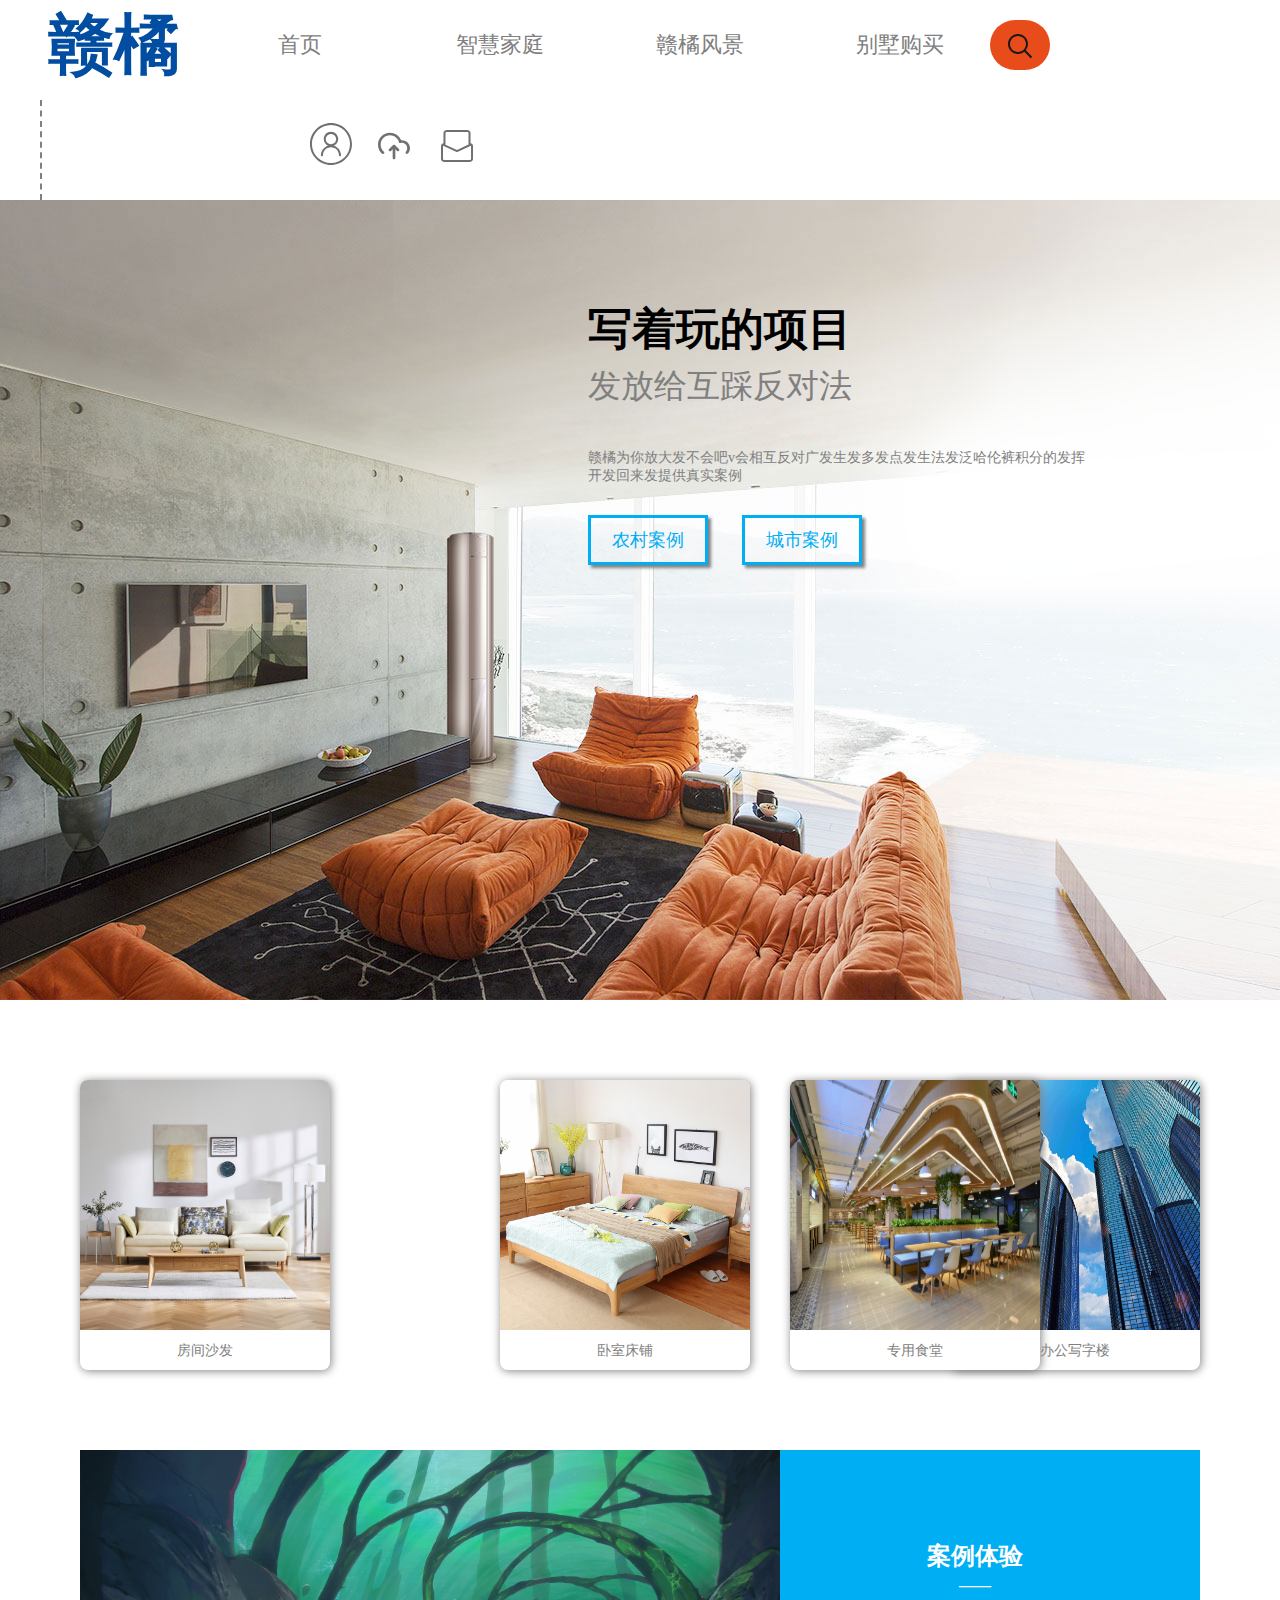
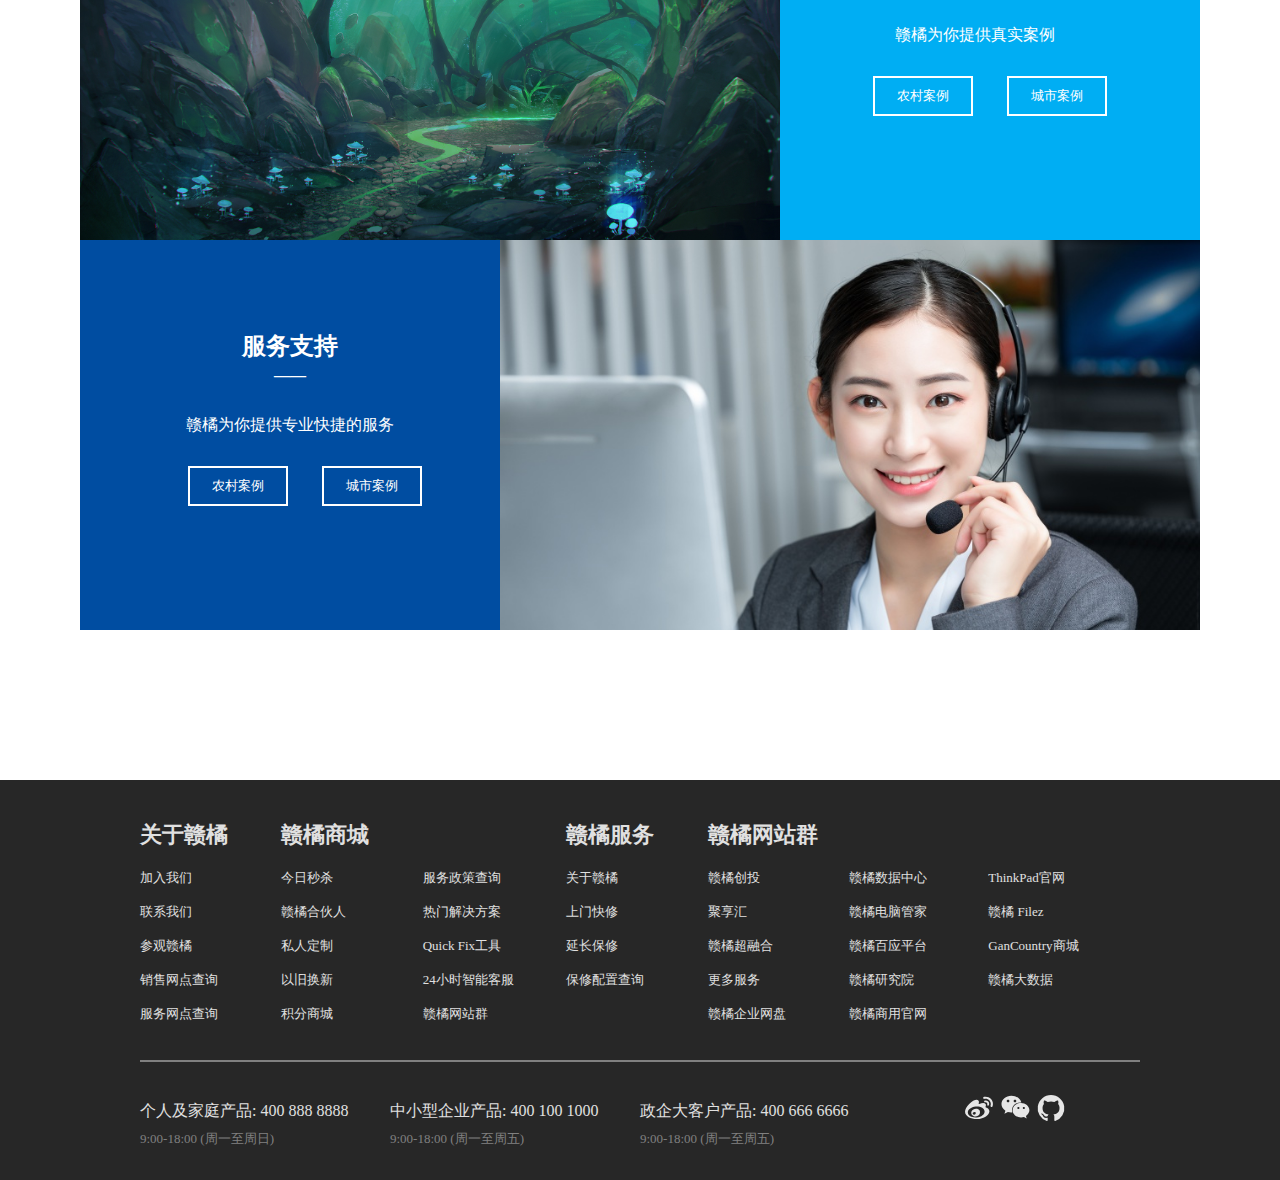
<file: GanOrange/index.html>
<!DOCTYPE html>
<html>
	<head>
		<meta charset="utf-8" />
		<title>赣橘风云</title>
		<link rel="stylesheet" type="text/css" href="css/Middle.css" />
		<link rel="stylesheet" type="text/css" href="css/middle2.css" />
		<link rel="stylesheet" type="text/css" href="css/top.css" />
		<link rel="stylesheet" type="text/css" href="css/search.css" />
		<link rel="stylesheet" type="text/css" href="css/bottom.css" />
		<link rel="Shortcut Icon" href="./ico/举一反三.png" type="image/x-icon" />
		<script src="CH04_test.js" type="text/javascript" charset="utf-8"></script>
		<style type="text/css">
			* {
				margin: 0px;
				padding: 0px;
				list-style: none;
			}

			div {
				/* outline: 2px solid #ff0000; */
			}

			a {
				font-size: 14px;
				color: gray;
				text-decoration: none;
			}
			#one{
				/* outline: 3px solid red; */
			}
		</style>
		<link rel="stylesheet" type="text/css" href="css/navigation.css" />
	</head>
	<body bgcolor="white" id="allbo">

		<div id="all">
			<div id="nvp">
				<div id="logo">
					<h1 style="font-size: 66px;
							font-family: 隶书;
							color: rgb(0, 77, 161);
							text-align: right;
							margin-right: 20px;
							">
						赣橘</h1>
					<!-- <p style="text-align: right;
							color: #000000;
							">One world One peopel</p> -->
				</div>
				<div id="Navigation">
					<div id="one">
						<a href="#">首页</a>
					</div>
					<div id="one">
						<a href="#">智慧家庭</a>
						<ul class="ul">
							<ul class="ulOne">
								<li></li>
							</ul>
							<ul class="ulTwo">
								<li id="li1"><a href="#">穷兵</a>
									<ul class="liOne">
										<li><a href="#">为什么我那么穷</a></li>
										<li><a href="#">前段时间</a></li>
										<li><a href="#">看上一台电脑</a></li>
									</ul>
									<ul class="liOneultwo">
										<li><a href="#">虽然想买</a></li>
										<li><a href="#">当时家里</a></li>
										<li><a href="#">属实是真的穷</a></li>
									</ul>
									<ul class="liOneulthere">
										<li><a href="#">因为太贵</a></li>
										<li><a href="#">不好意思开口问</a></li>
									</ul>
									<ul class="liOneulfour">
										<li><a href="#">父母要</a></li>
										<li><a href="#">别人为什么那么有钱</a></li>
										<li><a href="#">我好气</a></li>

									</ul>
									<ul class="liimg">
										<li><img src="img/1.jpg" width="230px"></li>
										<li><a href="#">&nbsp;&nbsp;了解更多&nbsp;&nbsp;</a></li>
									</ul>
								</li>
								<li id="li2"><a href="#">发财</a>
									<ul class="liOne">
										<li><a href="#">学到什么情况</a></li>
										<li><a href="#">才能自己赚钱</a></li>
										<li><a href="#">啊啊啊啊啊</a></li>
									</ul>
									<ul class="liOneultwo">
										<li><a href="#">梦想</a></li>
										<li><a href="#">对它的条件又变低了</a></li>
										<li><a href="#">这个梦想</a></li>
									</ul>
									<ul class="liOneulthere">
										<li><a href="#">有钱就能实现</a></li>
										<li><a href="#">啥时候发财</a></li>
									</ul>
									<ul class="liOneulfour">
										<li><a href="#">是不是该去买彩票</a></li>
									</ul>
									<ul class="liimg">
										<li><img src="img/2.5d.jpg" width="300px"></li>
										<li><a href="#">&nbsp;&nbsp;赣橘风景&nbsp;&nbsp;</a></li>
									</ul>
								</li>
								<li id="li3"><a href="#">自己</a>
									<ul class="liOne">
										<li><a href="#">身体良好</a></li>
										<li><a href="#">矮😔</a></li>
										<li><a href="#">穷</a></li>
									</ul>
									<ul class="liOneultwo">
										<li><a href="#">丑</a></li>
										<li><a href="#">胖</a></li>
										<li><a href="#">脑子不咋地</a></li>
									</ul>
									<ul class="liOneulthere">
										<li><a href="#">运气也臭</a></li>
										<li><a href="#">没有魅力</a></li>
									</ul>
									<ul class="liOneulfour">
										<li><a href="#">但很乐观</a></li>
										<li><a href="#">可是有屁用</a></li>
									</ul>
									<ul class="liimg">
										<li><img src="img/wallhaven-2e2mvg_1920x1080.png" width="300px">
										</li>
										<li><a href="#">&nbsp;&nbsp;服务支持&nbsp;&nbsp;</a></li>
									</ul>
								</li>
							</ul>

					</div>
					<div id="one">
						<a href="#">赣橘风景</a>
						<ul class="ul">
							<ul class="ulOne">
								<li></li>
							</ul>
							<ul class="ulTwo">
								<li id="li1"><a href="#">项目</a>
									<ul class="liOne">
										<li><a href="#">写的稀烂</a></li>
										<li><a href="#">就说这个导航栏</a></li>
										<li><a href="#">几百行代码</a></li>
									</ul>
									<ul class="liOneultwo">
										<li><a href="#">还是稀烂</a></li>
										<li><a href="#">不好看</a></li>
										<li><a href="#">很想换</a></li>
									</ul>
									<ul class="liOneulthere">
										<li><a href="#">但是懒得再写了</a></li>
										<li><a href="#">也没时间写</a></li>
									</ul>
									<ul class="liOneulfour">
										<li><a href="#">问题特多</a></li>
										<li><a href="#">很烦</a></li>
										<li><a href="#">项目稀烂</a></li>
									</ul>
									<ul class="liimg">
										<li><img src="img/1.jpg" width="230px"></li>
										<li><a href="#">&nbsp;&nbsp;了解更多&nbsp;&nbsp;</a></li>
									</ul>
								</li>
								<li id="li2"><a href="#">时间</a></a>
									<ul class="liOne">
										<li><a href="#">过的挺快</a></li>
										<li><a href="#">来学校快一年了</a></li>
										<li><a href="#">感觉啥也没学一样</a></li>
									</ul>
									<ul class="liOneultwo">
										<li><a href="#">可能是不够努力</a></li>
										<li><a href="#">不</a></li>
										<li><a href="#">只要脑子好</a></li>
									</ul>
									<ul class="liOneulthere">
										<li><a href="#">稍微努力</a></li>
										<li><a href="#">就是别人几倍的努力</a></li>
									</ul>
									<ul class="liOneulfour">
										<li><a href="#">可惜脑子不好</a></li>
									</ul>
									<ul class="liimg">
										<li><img src="img/2.5d.jpg" width="300px"></li>
										<li><a href="#">&nbsp;&nbsp;赣橘风景&nbsp;&nbsp;</a></li>
									</ul>
								</li>
								<li id="li3"><a href="#">做梦</a>
									<ul class="liOne">
										<li><a href="#">学的不算差</a></li>
										<li><a href="#">也不算好</a></li>
										<li><a href="#">加油</a></li>
									</ul>
									<ul class="liOneultwo">
										<li><a href="#">坐等发财</a></li>
										<li><a href="#">等我有钱了</a></li>
										<li><a href="#">电脑键盘</a></li>
									</ul>
									<ul class="liOneulthere">
										<li><a href="#">全部高配</a></li>
										<li><a href="#">买个房车</a></li>
									</ul>
									<ul class="liOneulfour">
										<li><a href="#">旅游世界</a></li>
									</ul>
									<ul class="liimg">
										<li><img src="img/wallhaven-2e2mvg_1920x1080.png" width="300px">
										</li>
										<li><a href="#">&nbsp;&nbsp;服务支持&nbsp;&nbsp;</a></li>
									</ul>
								</li>
							</ul>

					</div>
					<div id="one">
						<a href="#">别墅购买</a>
						<ul class="ul">
							<ul class="ulOne">
								<li></li>
							</ul>
							<ul class="ulTwo">
								<li id="li1"><a href="#">人生</a>
									<ul class="liOne">
										<li><a href="#">狗屎不如</a></li>
										<li><a href="#">想买台电脑</a></li>
										<li><a href="#">可是很穷</a></li>
									</ul>
									<ul class="liOneultwo">
										<li><a href="#">心有余而力不足</a></li>
										<li><a href="#">没有女朋友</a></li>
										<li><a href="#">听说橘家发放</a></li>
									</ul>
									<ul class="liOneulthere">
										<li><a href="#">为什么还没</a></li>
										<li><a href="#">轮到我</a></li>
									</ul>
									<ul class="liOneulfour">
										<li><a href="#">我太难了</a></li>
										<li><a href="#">老铁</a></li>
										<li><a href="#">我现在的压力好大</a></li>
									</ul>
									<ul class="liimg">
										<li><img src="img/1.jpg" width="230px"></li>
										<li><a href="#">&nbsp;&nbsp;了解更多&nbsp;&nbsp;</a></li>
									</ul>
								</li>
								<li id="li2"><a href="#">学校</a>
									<ul class="liOne">
										<li><a href="#">老师都挺不错都</a></li>
										<li><a href="#">可是学校像坨狗屎</a></li>
										<li><a href="#">每天都充实</a></li>
									</ul>
									<ul class="liOneultwo">
										<li><a href="#">可是还是</a></li>
										<li><a href="#">没有女朋友</a></li>
										<li><a href="#">啊啊啊啊啊啊</a></li>
									</ul>

									<ul class="liimg">
										<li><img src="img/2.5d.jpg" width="300px"></li>
										<li><a href="#">&nbsp;&nbsp;赣橘风景&nbsp;&nbsp;</a></li>
									</ul>
								</li>
								<li id="li3"><a href="#">室友</a>
									<ul class="liOne">
										<li><a href="#">都是大佬</a></li>
										<li><a href="#">一个个学习</a></li>
										<li><a href="#">像个魔鬼</a></li>

									</ul>
									<ul class="liOneultwo">
										<li><a href="#">睡觉都学的好</a></li>
										<li><a href="#">为什么</a></li>
										<li><a href="#">我没有这样的脑子</a></li>
									</ul>
									<ul class="liOneulthere">
										<li><a href="#">我太难了</a></li>
										<li><a href="#">果然努力都是放屁</a></li>
										<li><a href="#">脑子好</a></li>
									</ul>
									<ul class="liOneulfour">
										<li><a href="#">才是强</a></li>
										<li><a href="#">我太难了</a></li>
									</ul>
									<ul class="liimg">
										<li><img src="img/2.jpg" width="230px">
										</li>
										<li><a href="#">&nbsp;&nbsp;服务支持&nbsp;&nbsp;</a></li>
									</ul>
								</li>
							</ul>
					</div>
				</div>

				<div id="search">
					<div class="box">
						<input class="txt" typ="text" name="" placeholder="输入要查询的内容">
						<a class="btn" href="#"><svg t="1619438372303" class="icon" viewBox="0 0 1024 1024"
								version="1.1" xmlns="http://www.w3.org/2000/svg" p-id="2712" width="32" height="32">
								<path
									d="M192 448c0-141.152 114.848-256 256-256s256 114.848 256 256-114.848 256-256 256-256-114.848-256-256z m710.624 409.376l-206.88-206.88A318.784 318.784 0 0 0 768 448c0-176.736-143.264-320-320-320S128 271.264 128 448s143.264 320 320 320a318.784 318.784 0 0 0 202.496-72.256l206.88 206.88 45.248-45.248z"
									fill="#181818" p-id="2713"></path>
							</svg></a>
					</div>
				</div>

				<div id="Microsoft">
					<a href="login.html" target="_blank">
						<svg t="1619509397353" class="icon" viewBox="0 0 1024 1024" version="1.1"
							xmlns="http://www.w3.org/2000/svg" p-id="10955" width="48" height="48">
							<path
								d="M575.215 547.318c53.367-24.316 90.562-78.011 90.562-140.522 0-85.257-69.149-154.383-154.406-154.383-85.299 0-154.427 69.126-154.427 154.383 0 62.49 37.172 116.185 90.562 140.522-87.156 27.24-150.586 108.698-150.586 204.715 0 12.071 9.779 21.827 21.827 21.827s21.827-9.756 21.827-21.827c0-94.161 76.613-170.774 170.776-170.774 94.184 0 170.797 76.613 170.797 170.774 0 12.071 9.756 21.827 21.827 21.827 12.07 0 21.827-9.756 21.827-21.827 0.021-95.994-63.43-177.475-150.586-204.715zM400.621 406.817c0-61.072 49.678-110.729 110.773-110.729 61.072 0 110.75 49.657 110.75 110.729 0 61.094-49.678 110.794-110.75 110.794-61.095 0-110.773-49.7-110.773-110.794z"
								p-id="10956" fill="#707070"></path>
							<path
								d="M511.371 960.81c-246.951 0-447.869-200.918-447.869-447.891 0-246.93 200.919-447.871 447.869-447.871 246.973 0 447.892 200.919 447.892 447.871 0 246.973-200.919 447.891-447.892 447.891z m0-854.269c-224.098 0-406.398 182.301-406.398 406.377s182.3 406.397 406.398 406.397c224.099 0 406.42-182.321 406.42-406.397S735.47 106.541 511.371 106.541z"
								p-id="10957" fill="#707070"></path>
						</svg>
					</a>
				</div>
				<div id="Microsoft">
					<a href="#">
						<svg t="1619508078442" class="icon" viewBox="0 0 1024 1024" version="1.1"
							xmlns="http://www.w3.org/2000/svg" p-id="8044" width="32" height="32">
							<path
								d="M541.866667 482.133333c-4.266667-4.266667-8.533333-8.533333-12.8-8.533333-8.533333-4.266667-21.333333-4.266667-34.133334 0-4.266667 4.266667-8.533333 4.266667-12.8 8.533333l-128 128c-17.066667 17.066667-17.066667 42.666667 0 59.733334s42.666667 17.066667 59.733334 0l55.466666-55.466667V896c0 25.6 17.066667 42.666667 42.666667 42.666667s42.666667-17.066667 42.666667-42.666667v-281.6l55.466666 55.466667c8.533333 8.533333 21.333333 12.8 29.866667 12.8s21.333333-4.266667 29.866667-12.8c17.066667-17.066667 17.066667-42.666667 0-59.733334l-128-128z"
								p-id="8045" fill="#707070"></path>
							<path
								d="M768 328.533333h-25.6C682.666667 183.466667 541.866667 85.333333 384 85.333333c-213.333333 0-384 170.666667-384 384 0 110.933333 46.933333 213.333333 132.266667 290.133334 4.266667 4.266667 17.066667 8.533333 25.6 8.533333 12.8 0 25.6-4.266667 34.133333-12.8 17.066667-17.066667 12.8-42.666667-4.266667-59.733333C123.733333 635.733333 85.333333 554.666667 85.333333 469.333333c0-166.4 132.266667-298.666667 298.666667-298.666666 132.266667 0 251.733333 89.6 285.866667 217.6 4.266667 21.333333 29.866667 34.133333 51.2 29.866666 17.066667-4.266667 29.866667-8.533333 42.666666-8.533333 93.866667 0 170.666667 76.8 170.666667 170.666667 0 42.666667-17.066667 81.066667-42.666667 115.2-17.066667 17.066667-12.8 42.666667 4.266667 59.733333 17.066667 17.066667 42.666667 12.8 59.733333-4.266667 42.666667-46.933333 68.266667-106.666667 68.266667-170.666666 0-136.533333-115.2-251.733333-256-251.733334z"
								p-id="8046" fill="#707070"></path>
						</svg>
					</a>
				</div>
				<div id="Microsoft">
					<a href="#">
						<svg t="1619508198824" class="icon" viewBox="0 0 1024 1024" version="1.1"
							xmlns="http://www.w3.org/2000/svg" p-id="10054" width="32" height="32">
							<path
								d="M989.248332 442.694753c-12.782524-10.186074-28.061634-17.57597-44.63897-21.770236V93.472206c0-26.164229-13.082114-51.329823-35.950848-68.905793-20.671738-15.778428-47.734738-24.566413-76.095963-24.566413H191.339224c-28.361225 0-55.424225 8.787985-76.095963 24.666277-22.868734 17.57597-35.950848 42.641701-35.950848 68.905792v327.452312c-14.080749 3.595085-27.162863 9.586893-38.647162 17.675834l-0.898772 0.59918c-0.099863 0.099863-0.29959 0.199727-0.399453 0.299591-0.199727 0.099863-0.399454 0.29959-0.599181 0.399454-1.098498 0.798908-2.196996 1.597815-3.195631 2.496586C12.98307 460.470451 0.000819 486.035498 0.000819 512.699044v415.432027c0 26.563682 12.982251 52.228594 35.451531 70.204018 20.771601 16.577336 47.934465 25.664911 76.59528 25.664911h800.705286c28.660815 0 55.823679-9.087576 76.59528-25.664911 22.569144-17.975424 35.451531-43.540472 35.451531-70.204018V512.898771c0-26.563682-12.982251-52.12873-35.551395-70.204018zM191.339224 63.912619h641.223327c27.562317 0 48.134192 15.578701 48.134192 29.559587v371.591964L510.802458 636.429881 143.105169 468.858982v-12.782524c0.499317-2.29686 0.798908-4.793446 0.798907-7.290033s-0.29959-4.89331-0.798907-7.290033V93.472206c0-13.881022 20.671738-29.559587 48.234055-29.559587zM960.887107 928.131071c0 16.97679-22.46928 31.95631-48.134191 31.95631H111.947767c-25.664911 0-48.134192-14.97952-48.134192-31.95631V512.699044c0-3.195631 0.798908-6.191535 2.097133-8.787985l431.809635 196.731032c4.194266 1.897406 8.688122 2.896041 13.281842 2.89604 4.59372 0 9.187439-0.998635 13.381704-2.995904l432.308953-200.226253c2.696314 3.894675 4.194266 8.188804 4.194265 12.582797V928.131071z"
								p-id="10055" fill="#707070"></path>
						</svg>
					</a>
				</div>


			</div>
			<div id="top">
				<div id="">
					<h1>写着玩的项目</h1>
					<h2>发放给互踩反对法</h2>
					<p>赣橘为你放大发不会吧v会相互反对广发生发多发点发生法发泛哈伦裤积分的发挥开发回来发提供真实案例</p>
					<a href="#"><input type="submit" value="农村案例" /></a>
					<a href="#"><input type="submit" value="城市案例" /></a>
				</div>

			</div>
			<div id="middle">
				<div id="imgs">
					<div id="img">
						<a href="#"><img src="img/1.jpg" width="250" height="250px"></a>
					</div>
					<div id="text">
						<a href="#">房间沙发</a>
					</div>
				</div>
				<div id="imgs">
					<div id="img">
						<a href="#"><img src="./img/2.jpg" width="250" height="250px"></a>
					</div>
					<div id="text">
						<a href="#">卧室床铺</a>
					</div>
				</div>
				<div id="imgs">
					<div id="img">
						<a href="#"><img src="img/3.jpg" width="250" height="250px"></a>
					</div>
					<div id="text">
						<a href="#">专用食堂</a>
					</div>
				</div>
				<div id="imgs">
					<div id="img">
						<a href="#"><img src="./img/4.jpg" width="250px" height="250px"></a>
					</div>
					<div id="text">
						<a href="#">办公写字楼</a>
					</div>
				</div>
			</div>

		</div>
		<div id="middle2" style="">
			<div id="img2">
				<img src="img/17-52-27-5d91bc4f2a162(1).jpg" width="100%">
			</div>
			<div id="case">
				<h2>案例体验</h2>
				<p style="margin-top: 5px; font-weight: bold;">——</p>
				<p>赣橘为你提供真实案例</p>
				<a href="#"><input type="submit" value="农村案例" /></a>
				<a href="#"><input type="submit" value="城市案例" /></a>
			</div>
		</div>
		<div id="middle2">

			<div id="case" style="width: 360px; float: left; background-color: rgb(0, 77, 161);">
				<h2>服务支持</h2>
				<p style="margin-top: 5px; font-weight: bold;">——</p>
				<p>赣橘为你提供专业快捷的服务</p>
				<a href="#"><input type="submit" value="农村案例" /></a>
				<a href="#"><input type="submit" value="城市案例" /></a>
			</div>
			<div id="img2" style="float: right;">
				<img src="./img/客服.jpg" width="100%">
			</div>
		</div>
		<div id="bottom">
			<div id="botText">

				<table border="0" cellspacing="0" cellpadding="0">
					<tr>
						<td>
							<h1><a href="#">关于赣橘</a></h1>
						</td>
						<td>
							<h1><a href="#">赣橘商城</a></h1>
						</td>
						<td>
							<h1><a href="#"></a></h1>
						</td>
						<td>
							<h1><a href="#">赣橘服务</a></h1>
						</td>
						<td>
							<h1><a href="#">赣橘网站群</a></h1>
						</td>
						<td>
							<h1><a href="#"></a></h1>
						</td>
						<td>
							<h1><a href="#"></a></h1>
						</td>
					</tr>
					<tr>
						<td>
							<a href="#">加入我们</a>
						</td>
						<td>
							<a href="#">今日秒杀</a>
						</td>
						<td>
							<a href="#">服务政策查询</a>
						</td>
						<td>
							<a href="#">关于赣橘</a>
						</td>
						<td>
							<a href="#">赣橘创投</a>
						</td>
						<td>
							<a href="#">赣橘数据中心</a>
						</td>
						<td>
							<a href="#">ThinkPad官网</a>
						</td>

					</tr>
					<tr>
						<td>
							<a href="#">联系我们</a>
						</td>
						<td>
							<a href="#">赣橘合伙人</a>
						</td>
						<td>
							<a href="#">热门解决方案</a>
						</td>
						<td>
							<a href="#">上门快修</a>
						</td>
						<td>
							<a href="#">聚享汇</a>
						</td>
						<td>
							<a href="#">赣橘电脑管家</a>
						</td>
						<td>
							<a href="#">赣橘 Filez</a>
						</td>
					</tr>
					<tr>
						<td>
							<a href="#">参观赣橘</a>
						</td>
						<td>
							<a href="#">私人定制</a>
						</td>
						<td>
							<a href="#">Quick Fix工具</a>
						</td>
						<td>
							<a href="#">延长保修</a>
						</td>
						<td>
							<a href="#">赣橘超融合</a>
						</td>
						<td>
							<a href="#">赣橘百应平台</a>
						</td>
						<td>
							<a href="#">GanCountry商城</a>
						</td>
					</tr>
					<tr>
						<td>
							<a href="#">销售网点查询</a>
						</td>
						<td>
							<a href="#">以旧换新</a>
						</td>
						<td>
							<a href="#">24小时智能客服</a>
						</td>
						<td>
							<a href="#">保修配置查询</a>
						</td>
						<td>
							<a href="#">更多服务</a>
						</td>
						<td>
							<a href="#">赣橘研究院</a>
						</td>
						<td>
							<a href="#">赣橘大数据</a>
						</td>
					</tr>
					<tr>
						<td>
							<a href="#">服务网点查询</a>
						</td>
						<td>
							<a href="#">积分商城</a>
						</td>
						<td>
							<a href="#">赣橘网站群</a>
						</td>
						<td>
							<a href="#"></a>
						</td>
						<td>
							<a href="#">赣橘企业网盘</a>
						</td>
						<td>
							<a href="#">赣橘商用官网</a>
						</td>
						<td>
							<a href="#"></a>
						</td>
					</tr>
				</table>

				<table border="0" cellspacing="0" cellpadding="0">
					<tr>
						<td>个人及家庭产品: 400 888 8888</td>
						<td>中小型企业产品: 400 100 1000</td>
						<td>政企大客户产品: 400 666 6666</td>
						<td align="center">
							<svg t="1619507029852" class="icon" viewBox="0 0 1024 1024" version="1.1"
								xmlns="http://www.w3.org/2000/svg" p-id="2455" width="32" height="32">
								<path
									d="M947.7 455.5v0.1c-4.3 13.1-16.1 22.3-29.9 23.4-13.8 1.1-26.9-6.2-33.2-18.4-4.1-8-4.9-17.3-2.1-25.9h-0.1c18.6-56.8 5.2-119.1-35.2-163.5-40.2-44.3-101.3-64-160.2-51.5-8.9 1.9-18.2 0.2-25.8-4.7-7.6-4.9-13-12.6-14.9-21.4-3.9-18.3 7.9-36.4 26.4-40.3 79.9-16.9 166.6 7.8 225.3 72.4 58.9 64.5 74.7 152.5 49.7 229.8zM710.5 328.4c-7.6 1.6-15.6 0.2-22.2-4.1-6.6-4.2-11.1-10.8-12.8-18.4-3.4-15.8 6.7-31.3 22.7-34.7 40.3-8.6 82.2 4.8 109.8 35.2 28.7 31.5 36.3 74.4 24.1 112-2.4 7.4-7.6 13.5-14.6 17s-15.1 4.2-22.5 1.8c-15.5-5-24-21.5-18.9-36.8h-0.1c6.2-19 1.8-39.9-11.7-54.8-13.7-14.8-34.1-21.4-53.8-17.2z m26.2 165.9c51.3 15.8 108.4 54 108.4 121.2 0 111.4-161.8 251.7-405 251.7-185.5 0-375.2-89.3-375.2-236.1 0-76.8 49-165.5 133.3-249.3 112.6-111.8 244-162.7 293.4-113.6 21.8 21.6 23.9 59.1 9.9 103.8-7.3 22.5 21.3 10 21.3 10.1 91-37.9 170.5-40.1 199.5 1.1 15.4 21.9 14 52.7-0.3 88.4-6.6 16.4 2 18.9 14.7 22.7zM440.5 814.6c148-14.5 260.3-104.5 250.7-201.1-9.6-96.4-137.4-162.9-285.4-148.4-148 14.5-260.3 104.6-250.7 201 9.6 96.6 137.4 163 285.4 148.5z m14.8-275.1c72.9 18.7 110.1 87 80.3 153.3-30.2 67.9-117.1 104-190.8 80.4-71.2-22.8-101.3-92.6-70.1-155.5 30.6-61.6 110.2-96.4 180.6-78.2zM401.5 700c14.1-22.9 6.7-49.1-16.5-58.9-22.9-9.5-52.6 0.3-66.7 22.3-14.3 22.1-7.6 48.5 15.2 58.7 23.1 10.5 53.7 0.5 68-22.1z m0 0"
									fill="#e6e6e6" p-id="2456"></path>
							</svg>
							<svg t="1619507107762" class="icon" viewBox="0 0 1024 1024" version="1.1"
								xmlns="http://www.w3.org/2000/svg" p-id="3820" width="32" height="32">
								<path
									d="M684.2624 336.639078c10.256998 0 20.405555 0.753152 30.472294 1.873715C687.354982 211.026227 551.049933 116.304896 395.467162 116.304896c-173.940736 0-316.424704 118.557184-316.424704 269.103923 0 86.8992 47.403622 158.259405 126.61801 213.608038l-31.648051 95.184896 110.615859-55.468339c39.581082 7.834419 71.337677 15.888896 110.837965 15.888896 9.929523 0 19.775181-0.490189 29.539021-1.257677-6.182093-21.154816-9.763738-43.312435-9.763738-66.302054C415.242342 448.825139 533.955994 336.639078 684.2624 336.639078zM514.125517 250.849178c23.825613 0 39.60873 15.673958 39.60873 39.484314 0 23.715123-15.783117 39.607091-39.60873 39.607091-23.716147 0-47.513088-15.891968-47.513088-39.607091C466.612429 266.522112 490.40937 250.849178 514.125517 250.849178zM292.671693 329.939456c-23.713075 0-47.648154-15.891968-47.648154-39.607091 0-23.810253 23.934054-39.484314 47.648154-39.484314 23.715123 0 39.499264 15.673958 39.499264 39.484314C332.170957 314.04759 316.386816 329.939456 292.671693 329.939456zM973.059686 583.260979c0-126.504141-126.593434-229.620736-268.773478-229.620736-150.553088 0-269.128499 103.116493-269.128499 229.620736 0 126.72215 118.576538 229.620736 269.128499 229.620736 31.510938 0 63.294157-7.945933 94.942208-15.877632l86.79127 47.525376-23.796941-79.073894C925.73696 717.806285 973.059686 654.621286 973.059686 583.260979zM617.027379 543.668224c-15.755469 0-31.648051-15.673958-31.648051-31.661056 0-15.766118 15.892582-31.643648 31.648051-31.643648 23.934054 0 39.60873 15.877632 39.60873 31.643648C656.636109 527.994266 640.961434 543.668224 617.027379 543.668224zM791.077581 543.668224c-15.647027 0-31.430144-15.673958-31.430144-31.661056 0-15.766118 15.783117-31.643648 31.430144-31.643648 23.715123 0 39.605658 15.877632 39.605658 31.643648C830.684262 527.994266 814.793626 543.668224 791.077581 543.668224z"
									p-id="3821" fill="#e6e6e6"></path>
							</svg>
							<svg t="1619507156877" class="icon" viewBox="0 0 1024 1024" version="1.1"
								xmlns="http://www.w3.org/2000/svg" p-id="4762" width="32" height="32">
								<path
									d="M512 95.872a426.666667 426.666667 0 0 0-134.912 831.445333c21.333333 3.754667 29.312-9.045333 29.312-20.266666 0-10.112-0.512-43.733333-0.512-79.445334-107.221333 19.712-134.954667-26.154667-143.488-50.133333a155.136 155.136 0 0 0-43.733333-60.288c-14.933333-7.978667-36.266667-27.733333-0.554667-28.245333a85.376 85.376 0 0 1 65.621333 43.733333 91.178667 91.178667 0 0 0 124.245334 35.2 89.770667 89.770667 0 0 1 27.221333-57.088c-94.933333-10.666667-194.133333-47.445333-194.133333-210.645333a166.058667 166.058667 0 0 1 43.733333-114.688 153.344 153.344 0 0 1 4.266667-113.066667s35.712-11.178667 117.333333 43.733333a402.218667 402.218667 0 0 1 213.333333 0c81.578667-55.466667 117.333333-43.733333 117.333334-43.733333a153.301333 153.301333 0 0 1 4.266666 113.066667 165.077333 165.077333 0 0 1 43.733334 114.688c0 163.712-99.754667 199.978667-194.688 210.645333a101.034667 101.034667 0 0 1 28.8 78.933333c0 57.088-0.512 102.954667-0.512 117.333334 0 11.221333 7.978667 24.533333 29.312 20.266666A426.88 426.88 0 0 0 512 95.872z"
									p-id="4763" fill="#e6e6e6"></path>
							</svg>
						</td>
					</tr>
					<tr>
						<td>9:00-18:00 (周一至周日)</td>
						<td>9:00-18:00 (周一至周五)</td>
						<td>9:00-18:00 (周一至周五)</td>
					</tr>
				</table>
			</div>
		</div>
	</body>
</html>
</file>
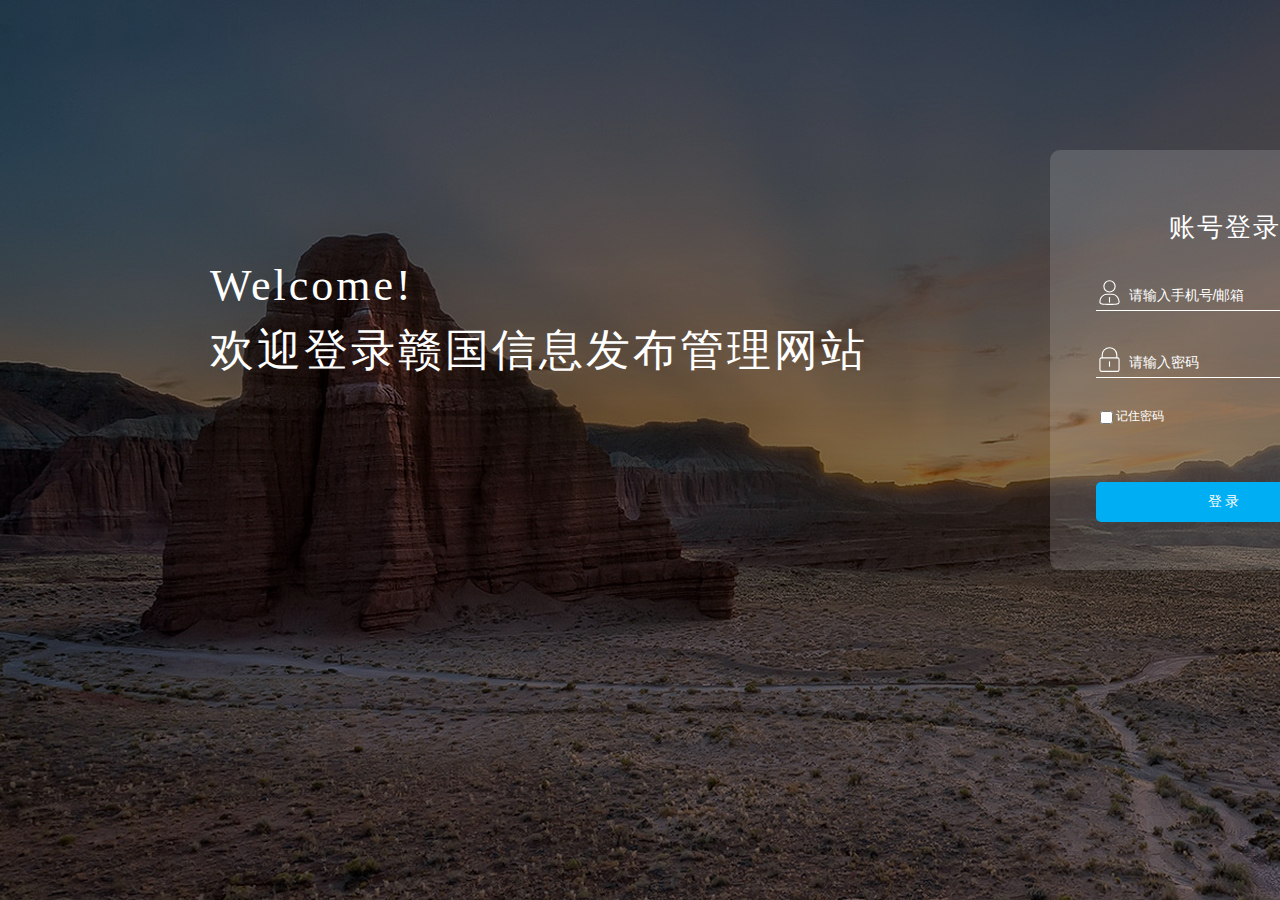
<file: GanOrange/login.html>
<!DOCTYPE html>
<html>
	<head>
		<meta charset="utf-8">
		<title>账号登录-赣国官网</title>
		<link rel="Shortcut Icon" href="./ico/举一反三.png" type="image/x-icon" />
		<style type="text/css">
			/* *{
				margin: 0px;
				padding: 0px;
			} */
			body {
				/* 把背景图变暗 */
				background: linear-gradient(rgba(0, 0, 0, 0.5), rgba(0, 0, 0, 0.5)), url(loginImg/f6d0644170934df7afaf02374d2ba86f.jpg);
			}

			#text {
				width: 800px;
				position: absolute;
				left: 200px;
				height: 400px;
				top: 250px;
			}

			#text p {
				margin: 10px;
				font-size: 44px;
				letter-spacing: 3px;
				color: white;
			}


			#UserLogin {
				position: absolute;
				left: 1000px;
				margin-left: 50px;
				width: 350px;
				height: 420px;
				top: 150px;
				background-color: rgba(255, 255, 255, 0.15);
				color: white;
				/* box-shadow: 3px 3px 3px gray; */
				border-radius: 10px;
			}

			#userAll {
				width: 74%;
				height: 74%;
				/* outline: 2px solid red; */
				margin: 0px auto;
				margin-top: 15%;
			}

			#userAll * {
				/* outline: 2px solid #00AEF3; */
			}

			#userAll p:nth-child(1) {
				font-size: 26px;
				text-align: center;
				letter-spacing: 2px;
				line-height: 50px;
			}

			#userAll p>input {
				border: none;
				background: none;
				outline: none;
				font-size: 14px;
				vertical-align: top;
			}

			#userAll .middleP {
				border-bottom: 1px solid white;
			}

			input::-webkit-input-placeholder,
			textarea::-webkit-input-placeholder {
				color: white;
			}

			#userAll p:nth-child(4) {
				border: none;
				font-size: 12px;
				margin: 0px;
				margin-bottom: 40px;
			}

			#userAll p:nth-child(4)>a {
				color: white;
				float: right;
			}

			#userAll input[type="submit"] {
				width: 100%;
				height: 40px;
				color: white;
				background-color: #00AEF3;
				letter-spacing: 3px;
				transition: 0.7s;
				border-radius: 5px;
			}

			#userAll input[type="submit"]:hover {
				cursor: pointer;
				background-color: darkorange;
			}

			#userAll p:nth-child(2)>input,
			#userAll p:nth-child(3)>input {
				margin-top: 7px;
			}

			#userAll p:nth-child(3) {
				margin-top: 35px;
				margin-bottom: 30px;
			}
		</style>
	</head>
	<body>
		<div id="text">
			<p>Welcome!</p>
			<p>欢迎登录赣国信息发布管理网站</p>
		</div>
		<div id="UserLogin">
			<div id="userAll">
				<p>账号登录</p>
				<p class="middleP">
					<svg t="1619435523518" class="icon" viewBox="0 0 1024 1024" version="1.1"
						xmlns="http://www.w3.org/2000/svg" p-id="1270" width="27" height="27">
						<path d="M42.666667 42.666667h938.666666v938.666666H42.666667z" fill="#ffffff" fill-opacity="0"
							p-id="1271"></path>
						<path
							d="M618.666667 554.666667h-213.333334c-144.981333 0-271.701333 139.946667-277.162666 308.565333l-0.170667 11.093333c0 62.08 34.645333 89.386667 122.965333 100.394667l17.792 1.92 19.157334 1.578667 20.565333 1.194666 21.973333 0.853334 23.466667 0.64 24.917333 0.341333L405.333333 981.333333h243.882667l26.154667-0.298666 24.490666-0.597334 22.869334-0.938666 21.333333-1.365334c102.485333-7.808 146.773333-32.298667 151.637333-95.445333l0.298667-7.253333C896 701.397333 767.36 554.666667 618.666667 554.666667z m-213.333334 42.666666h213.333334c123.776 0 234.666667 126.464 234.666666 277.333334l-0.213333 5.589333c-1.962667 25.002667-21.162667 40.362667-64.853333 49.066667l-14.592 2.474666a501.76 501.76 0 0 1-34.304 3.754667l-19.754667 1.28-21.632 0.938667-11.52 0.341333-37.376 0.512h-257.28l-25.642667-0.213333-23.850666-0.512-22.058667-0.810667-20.309333-1.066667-18.645334-1.408-16.981333-1.706666a454.570667 454.570667 0 0 1-7.936-1.024l-14.634667-2.304-13.098666-2.688C187.392 917.333333 170.666667 900.992 170.666667 874.666667l0.170666-10.410667C175.530667 717.909333 284.714667 597.333333 405.333333 597.333333z"
							fill="#ffffff" p-id="1272"></path>
						<path
							d="M490.666667 682.666667m21.333333 0l0 0q21.333333 0 21.333333 21.333333l0 170.666667q0 21.333333-21.333333 21.333333l0 0q-21.333333 0-21.333333-21.333333l0-170.666667q0-21.333333 21.333333-21.333333Z"
							fill="#ffffff" p-id="1273"></path>
						<path
							d="M512 42.666667a234.666667 234.666667 0 1 1 0 469.333333 234.666667 234.666667 0 0 1 0-469.333333z m0 42.666666a192 192 0 1 0 0 384 192 192 0 0 0 0-384z"
							fill="#ffffff" p-id="1274"></path>
					</svg>
					<input type="text" name="" id="" value="" placeholder="请输入手机号/邮箱" />
				</p>
				<p class="middleP">
					<svg t="1619435644934" class="icon" viewBox="0 0 1024 1024" version="1.1"
						xmlns="http://www.w3.org/2000/svg" p-id="2901" width="27" height="27">
						<path d="M42.666667 42.666667h938.666666v938.666666H42.666667z" fill="#ffffff" fill-opacity="0"
							p-id="2902"></path>
						<path
							d="M810.666667 426.666667a85.333333 85.333333 0 0 1 85.333333 85.333333v384a85.333333 85.333333 0 0 1-85.333333 85.333333H213.333333a85.333333 85.333333 0 0 1-85.333333-85.333333v-384a85.333333 85.333333 0 0 1 85.333333-85.333333h597.333334z m0 42.666666H213.333333a42.666667 42.666667 0 0 0-42.368 37.674667L170.666667 512v384a42.666667 42.666667 0 0 0 37.674666 42.368L213.333333 938.666667h597.333334a42.666667 42.666667 0 0 0 42.368-37.674667L853.333333 896v-384a42.666667 42.666667 0 0 0-37.674666-42.368L810.666667 469.333333z"
							fill="#ffffff" p-id="2903"></path>
						<path
							d="M512 42.666667a298.666667 298.666667 0 0 1 298.496 288.426666L810.666667 341.333333v126.122667h-42.666667V341.333333a256 256 0 0 0-511.829333-9.6L256 341.333333v126.122667H213.333333V341.333333a298.666667 298.666667 0 0 1 298.666667-298.666666z"
							fill="#ffffff" p-id="2904"></path>
						<path
							d="M490.666667 576m21.333333 0l0 0q21.333333 0 21.333333 21.333333l0 170.666667q0 21.333333-21.333333 21.333333l0 0q-21.333333 0-21.333333-21.333333l0-170.666667q0-21.333333 21.333333-21.333333Z"
							fill="#ffffff" p-id="2905"></path>
					</svg>
					<input type="password" name="" id="" value="" placeholder="请输入密码" />
				</p>
				<p class="middleP">
					<input type="checkbox" name="" id="" value="" style="cursor: pointer;"/>记住密码
					<a href="#">忘记密码</a><br><br>
					<a href="register.html" style="color: white; font-size: 12px;">注册账号</a>
				</p>
				<p>
					<input type="submit" name="" id="" value="登录" />
				</p>
			</div>
		</div>

	</body>
</html>
</file>
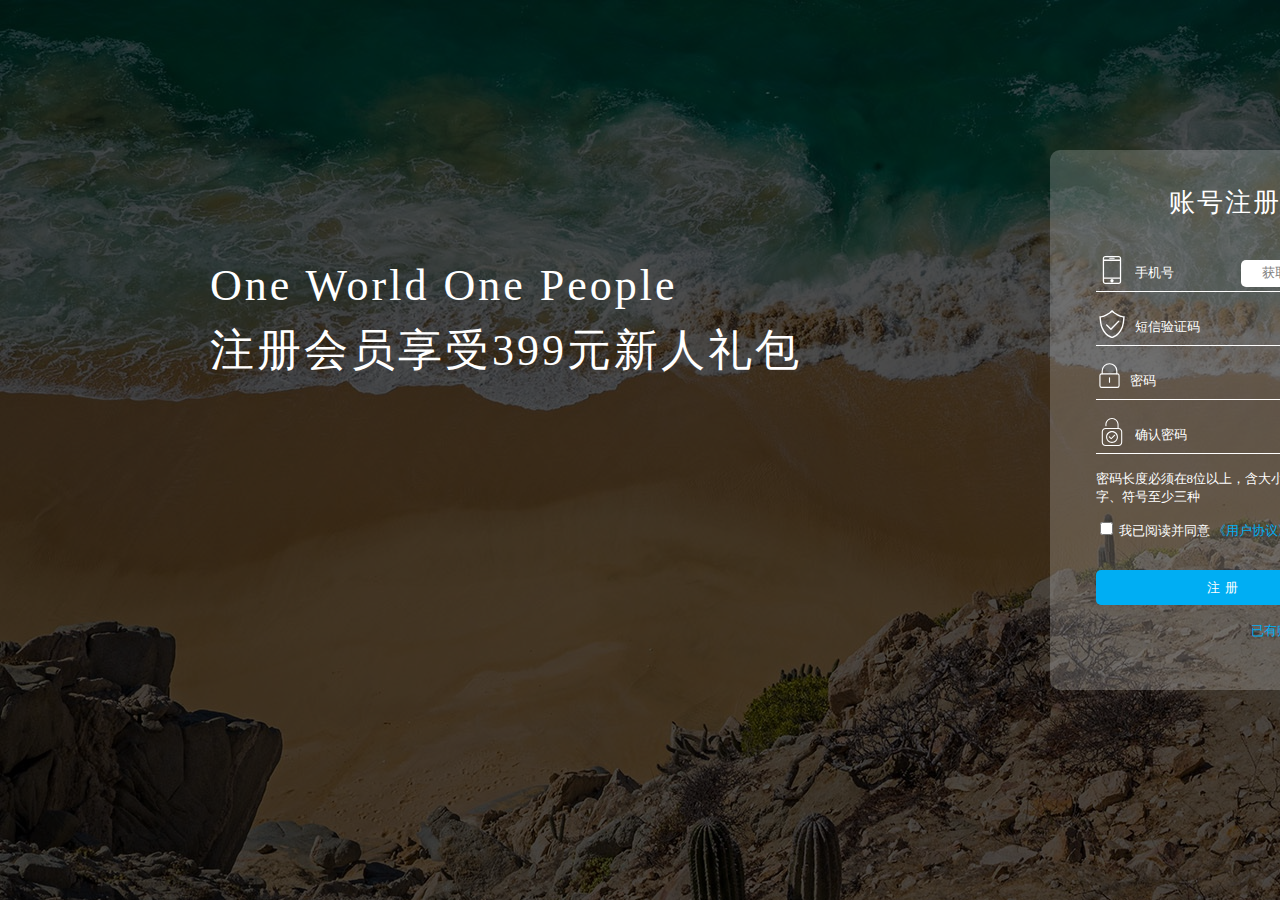
<file: GanOrange/register.html>
<!DOCTYPE html>
<html>
	<head>
		<meta charset="utf-8">
		<title>账号登录-赣国官网</title>
		<link rel="Shortcut Icon" href="./ico/举一反三.png" type="image/x-icon" />
		<style type="text/css">
			/* *{
				margin: 0px;
				padding: 0px;
			} */
			body {
				/* 把背景图变暗 */
				background: linear-gradient(rgba(0, 0, 0, 0.7), rgba(0, 0, 0, 0.7)), url(loginImg/壁纸.jpg);
			}

			#text {
				width: 800px;
				position: absolute;
				left: 200px;
				height: 400px;
				top: 250px;
			}

			#text p {
				margin: 10px;
				font-size: 44px;
				letter-spacing: 3px;
				color: white;
			}


			#UserLogin {
				position: absolute;
				left: 1000px;
				margin-left: 50px;
				width: 350px;
				height: 540px;
				top: 150px;
				background-color: rgba(255, 255, 255, 0.2);
				color: white;
				/* box-shadow: 3px 3px 3px gray; */
				border-radius: 10px;
			}

			#userAll {
				width: 74%;
				height: 74%;
				/* outline: 2px solid red; */
				margin: 0px auto;
				margin-top: 8%;
			}

			#userAll * {
				/* outline: 2px solid #00AEF3; */
			}

			#userAll p:nth-child(1) {
				font-size: 26px;
				text-align: center;
				letter-spacing: 2px;
				line-height: 50px;
			}

			input::-webkit-input-placeholder,
			textarea::-webkit-input-placeholder {
				color: white;
			}

			#userAll input[type="text"],
			#userAll input[type="password"] {
				border: none;
				background: none;
				outline: none;
				line-height: 35px;
				color: white;
				width: 170px;
				margin-left: 5px;
			}

			/* #userAll input:nth-last-child(1){
				width: 100%;
			} */
			#userAll input[placeholder="手机号"] {
				width: 100px;
			}

			#userAll input[type="button"] {
				width: 108px;
				height: 27px;
				background-color: white;
				outline: none;
				border: none;
				border-radius: 5px;
				color: gray;
				cursor: pointer;
				transition: 0.4s;
			}
			#userAll input[type="button"]:hover{
				color: black;
				background-color: wheat;
			}
			#userAll p:nth-child(2),
			#userAll p:nth-child(3),
			#userAll p:nth-child(4),
			#userAll p:nth-child(5) {
				border-bottom: 1px solid white;
			}

			#userAll p:nth-child(6),
			#userAll p:nth-child(7) {
				font-size: 13px;
			}


			#userAll p input[type="submit"] {
				height: 35px;
				background-color: #00AEF3;
				border: none;
				outline: none;
				color: white;
				margin-top: 14px;
				transition: 0.7s;
				width: 100%;
				border-radius: 5px;
				letter-spacing: 5px;
			}

			#userAll input[type="submit"]:hover {
				cursor: pointer;
				background-color: darkorange;
			}

			#userAll p:last-child {
				text-align: right;
			}

			#userAll p:nth-child(7)>a,
			#userAll p:last-child>a {
				color: #00AEF3;
				font-size: 13px;
				transition: 0.7s;
				text-decoration: none;
			}
			svg {
				float: left;
			}
		</style>
	</head>
	<body>
		<div id="text">
			<p>One World One People</p>
			<p>注册会员享受399元新人礼包</p>
		</div>
		<div id="UserLogin">
			<div id="userAll">
				<p>账号注册</p>
				<p>
					<svg t="1619525389370" class="icon" viewBox="0 0 1024 1024" version="1.1"
						xmlns="http://www.w3.org/2000/svg" p-id="2794" width="32" height="32">
						<path
							d="M724.350707 63.353535H297.787475C253.310707 63.353535 217.212121 99.555556 217.212121 143.928889v736.245656c0 44.476768 36.20202 80.575354 80.575354 80.575354h426.563232c44.476768 0 80.575354-36.20202 80.575354-80.575354V143.928889c0-44.476768-36.098586-80.575354-80.575354-80.575354zM297.787475 104.727273h426.563232c21.617778 0 39.201616 17.583838 39.201616 39.201616V179.717172H258.585859v-35.788283C258.585859 122.311111 276.169697 104.727273 297.787475 104.727273zM258.585859 221.090909h505.069899v527.72202H258.585859V221.090909z m465.764848 698.285253H297.787475c-21.617778 0-39.201616-17.583838-39.201616-39.201617v-89.987878h505.069899v89.987878c-0.103434 21.617778-17.687273 39.201616-39.305051 39.201617z m0 0"
							p-id="2795" fill="#ffffff"></path>
						<path
							d="M435.975758 149.721212h150.083232c8.274747 0 14.99798-6.723232 14.99798-14.99798 0-8.274747-6.723232-14.99798-14.99798-14.997979H435.975758c-8.274747 0-14.99798 6.723232-14.99798 14.997979 0 8.274747 6.723232 14.99798 14.99798 14.99798z m0 0M457.490101 855.660606c0 19.135354 10.214141 36.822626 26.789495 46.403232 16.575354 9.567677 37.003636 9.567677 53.57899 0a53.575111 53.575111 0 0 0 26.789495-46.403232c0-29.595152-23.983838-53.57899-53.57899-53.57899-29.595152 0-53.57899 23.983838-53.57899 53.57899z m0 0"
							p-id="2796" fill="#ffffff"></path>
					</svg>
					<input type="text" name="" id="" value="" placeholder="手机号" />
					<input type="button" name="" id="" value="获取验证码" />
				</p>
				<p>
					<svg t="1619525659720" class="icon" viewBox="0 0 1024 1024" version="1.1"
						xmlns="http://www.w3.org/2000/svg" p-id="3890" width="32" height="32">
						<path
							d="M918.090878 267.682575c-36.099173-2.492774-72.380494-9.273201-103.496166-19.237133-10.075473-3.03001-20.161179-6.388501-30.306236-10.021238-21.385053-6.29845-50.481741-18.791995-83.506902-36.592406-0.354064-0.161682-0.704035-0.364297-1.052982-0.552585-7.763824-4.190439-15.706727-8.66331-23.793916-13.412474-10.898211-6.243191-21.689998-12.902868-32.462343-19.84293-0.417509-0.281409-0.829901-0.533143-1.237177-0.806365-7.738241-4.997827-15.443737-10.158361-23.092951-15.518438-4.976338-3.413749-9.959839-7.051603-14.945387-10.659781-3.748371-2.7486-7.496741-5.330402-11.248182-8.16496-27.427676-20.48659-54.499242-43.471071-79.849606-68.233034-25.350364 24.761963-52.426023 47.746444-79.853699 68.233034-3.744277 2.833535-7.498788 5.41636-11.246135 8.16496-4.991688 3.608178-9.970072 7.246031-14.945387 10.659781-7.652284 5.360078-15.356756 10.520611-23.094998 15.518438-0.405229 0.273223-0.824785 0.524956-1.232061 0.806365-10.780531 6.941086-21.564132 13.599739-32.464389 19.84293-8.090259 4.748141-16.030092 9.222035-23.798009 13.412474-0.345877 0.187265-0.704035 0.38988-1.046842 0.552585-33.025161 17.800411-62.127989 30.292933-83.515089 36.592406-10.138918 3.637854-20.216437 6.992251-30.302143 10.021238-31.118741 9.963932-67.390853 16.744359-103.496166 19.237133l-0.086981 0c1.052982 16.181541 2.13871 37.645388 3.403516 60.882626 0.200568 0 0.434905 0 0.669242-0.035816 6.091742 86.72827 23.472598 210.093972 49.694819 282.57782 1.174756 3.166109 2.172479 6.471388 3.347235 9.605775 0.550539 1.473561 1.196245 2.837628 1.750877 4.303003 62.763462 162.03849 171.776272 279.94076 302.786071 323.156004l0 0.450255c17.316387 5.716188 31.905664 9.249665 43.426045 11.467169 11.518335-2.223644 26.115797-5.750981 43.432185-11.467169l0-0.450255c131.011846-43.215244 240.017492-161.117514 302.788118-323.156004 0.554632-1.475608 1.198292-2.829442 1.757017-4.303003 1.166569-3.134387 2.168386-6.439666 3.339048-9.605775 26.227338-72.484871 43.60717-195.84955 49.700959-282.57782 0.236384 0.033769 0.473791 0.033769 0.669242 0.033769 1.26276-23.235191 2.343371-44.696991 3.3984-60.880579L918.090878 267.682575zM870.734314 309.574684l-0.509606 9.497305c-0.51984 2.166339-0.86367 4.379751-1.02126 6.622838-5.674233 80.730673-21.61018 200.398146-47.276746 271.336802-0.710175 1.920746-1.375324 3.885494-2.034333 5.847172-0.411369 1.221828-0.816598 2.449795-1.445932 4.049223-0.524956 1.232061-1.036609 2.467191-1.38351 3.396353C758.704798 760.970398 658.351206 869.434715 541.728068 907.903865c-1.886977 0.620124-3.708462 1.359974-5.458315 2.200108-7.915273 2.473331-15.665795 4.582365-23.177885 6.302543-7.460925-1.709945-15.179724-3.810792-23.077601-6.272867-1.77646-0.855484-3.626597-1.599428-5.544273-2.230808C367.840716 869.434715 267.48917 760.970398 209.243605 610.599645c-0.458441-1.206478-0.940418-2.37714-1.692548-4.14746-0.443092-1.178849-0.840134-2.394537-1.251503-3.610224-0.663102-1.963725-1.332345-3.931542-1.934049-5.560646-25.759687-71.198575-41.694611-190.869119-47.364751-271.582395-0.157589-2.251274-0.50142-4.473895-1.027399-6.644327l-0.497327-9.296737c-0.078795-1.493004-0.157589-2.974751-0.236384-4.446265 24.62177-3.805676 48.370661-9.30083 69.956282-16.21838 10.130731-3.045359 20.419052-6.435573 31.414477-10.353812 25.206078-7.576559 56.437383-21.220301 90.478687-39.532365 0.590448-0.302899 1.155313-0.603751 1.654686-0.877997 8.228405-4.439102 16.647145-9.182127 24.809035-13.975293 10.709923-6.132674 21.985734-13.023618 34.475186-21.064758 0.349971-0.224104 0.952698-0.611937 1.296529-0.846274 8.204869-5.300726 16.375969-10.776438 24.12035-16.205077 4.546549-3.114944 9.094122-6.402827 13.650905-9.699919l2.443655-1.769296 4.041036-2.912329c2.581802-1.847068 5.16258-3.699252 7.535627-5.495154 17.894555-13.369495 35.278481-27.453259 51.984978-42.119283 16.687054 14.650675 34.022884 28.704762 51.797713 41.980113 2.565429 1.936095 5.127787 3.776 7.691169 5.609765l4.27742 3.085268 1.552356 1.125637c4.77884 3.462868 9.56075 6.92369 13.94971 9.928117 8.117888 5.693676 16.301268 11.17348 23.730471 15.962553l2.059915 1.345648c12.386098 7.980765 23.663956 14.874779 34.072003 20.836561 8.576329 5.03262 16.994046 9.774621 25.015743 14.103206 0.399089 0.217964 0.950651 0.50756 1.534959 0.808412 34.167171 18.404162 65.523319 32.114418 90.813309 39.71963 11.014868 3.921309 21.271466 7.30129 30.587646 10.091846 22.11774 7.083326 46.068222 12.641925 70.781066 16.470113C870.888833 306.717613 870.812085 308.142056 870.734314 309.574684zM711.261253 411.655617 476.928227 651.831722 356.968088 528.867156c-8.311293-8.515954-21.772886-8.515954-30.084179 0-8.311293 8.523117-8.311293 22.320355 0 30.839379l135.00274 138.378627c4.155646 4.260024 9.597589 6.390547 15.041578 6.390547 5.443989 0 10.886955-2.130524 15.040555-6.390547l249.374604-255.592212c8.311293-8.515954 8.311293-22.316262 0-30.837332C733.034139 403.137617 719.571523 403.137617 711.261253 411.655617z"
							p-id="3891" fill="#ffffff"></path>
					</svg>
					<input type="text" name="" id="" value="" placeholder="短信验证码" />
				</p>
				<p>
					<svg t="1619435644934" class="icon" viewBox="0 0 1024 1024" version="1.1"
						xmlns="http://www.w3.org/2000/svg" p-id="2901" width="27" height="27">
						<path d="M42.666667 42.666667h938.666666v938.666666H42.666667z" fill="#ffffff" fill-opacity="0"
							p-id="2902"></path>
						<path
							d="M810.666667 426.666667a85.333333 85.333333 0 0 1 85.333333 85.333333v384a85.333333 85.333333 0 0 1-85.333333 85.333333H213.333333a85.333333 85.333333 0 0 1-85.333333-85.333333v-384a85.333333 85.333333 0 0 1 85.333333-85.333333h597.333334z m0 42.666666H213.333333a42.666667 42.666667 0 0 0-42.368 37.674667L170.666667 512v384a42.666667 42.666667 0 0 0 37.674666 42.368L213.333333 938.666667h597.333334a42.666667 42.666667 0 0 0 42.368-37.674667L853.333333 896v-384a42.666667 42.666667 0 0 0-37.674666-42.368L810.666667 469.333333z"
							fill="#ffffff" p-id="2903"></path>
						<path
							d="M512 42.666667a298.666667 298.666667 0 0 1 298.496 288.426666L810.666667 341.333333v126.122667h-42.666667V341.333333a256 256 0 0 0-511.829333-9.6L256 341.333333v126.122667H213.333333V341.333333a298.666667 298.666667 0 0 1 298.666667-298.666666z"
							fill="#ffffff" p-id="2904"></path>
						<path
							d="M490.666667 576m21.333333 0l0 0q21.333333 0 21.333333 21.333333l0 170.666667q0 21.333333-21.333333 21.333333l0 0q-21.333333 0-21.333333-21.333333l0-170.666667q0-21.333333 21.333333-21.333333Z"
							fill="#ffffff" p-id="2905"></path>
					</svg>
					<input type="password" name="" id="" value="" placeholder="密码" />
				</p>
				<p>
					<svg t="1619526090294" class="icon" viewBox="0 0 1024 1024" version="1.1"
						xmlns="http://www.w3.org/2000/svg" p-id="4870" width="32" height="32">
						<path
							d="M718.77 960H305.23c-66.51 0-120.62-54.12-120.62-120.62V502.91c0-66.5 54.11-120.62 120.62-120.62h383.52V275.21c0-97.46-79.29-176.75-176.75-176.75s-176.75 79.29-176.75 176.75v38.89c0 9.52-7.72 17.23-17.23 17.23s-17.23-7.71-17.23-17.23v-38.89C300.79 158.75 395.54 64 512 64s211.21 94.75 211.21 211.21v107.17c64.46 2.34 116.17 55.51 116.17 120.53v336.47c0 66.5-54.1 120.62-120.61 120.62zM305.23 416.76c-47.5 0-86.15 38.65-86.15 86.15v336.47c0 47.5 38.65 86.15 86.15 86.15h413.54c47.5 0 86.15-38.65 86.15-86.15V502.91c0-47.5-38.65-86.15-86.15-86.15H305.23zM512 860.69c-104.51 0-189.54-85.03-189.54-189.52 0-104.53 85.03-189.56 189.54-189.56s189.54 85.03 189.54 189.56c0 104.49-85.03 189.52-189.54 189.52z m0-344.62c-85.51 0-155.08 69.58-155.08 155.09 0 85.5 69.57 155.06 155.08 155.06s155.08-69.56 155.08-155.06c0-85.51-69.57-155.09-155.08-155.09z m-25.11 227.94c-4.57 0-8.95-1.82-12.18-5.05l-61.05-61.06c-6.73-6.73-6.73-17.63 0-24.37s17.63-6.73 24.37 0l48.87 48.88 99.08-99.08c6.73-6.73 17.63-6.73 24.37 0s6.73 17.63 0 24.37L499.08 738.96a17.251 17.251 0 0 1-12.19 5.05z"
							p-id="4871" fill="#ffffff"></path>
					</svg>
					<input type="password" name="" id="" value="" placeholder="确认密码" />
				</p>
				<p>
					密码长度必须在8位以上，含大小写字母、数字、符号至少三种
				</p>
				<p>
					<input type="checkbox" name="" id="" value="" style="cursor: pointer;" />
					我已阅读并同意 <a href="#">《用户协议》</a>
				</p>
				<p>
					<input type="submit" name="" id="" value="注册" />
				</p>
				<p>
					<a href="login.html">已有账号？请登录</a>
				</p>
			</div>
		</div>

	</body>
</html>
</file>
<file: GanOrange/css/Middle.css>
#middle {
	width: 1120px;
	margin: 0px auto;
	height: 290px;
	margin-top: 80px;
}

#imgs {
	width: 250px;
	height: 290px;
	background-color: white;
	border-radius: 8px;
	box-shadow: 1px 1px 10px gray;
	float: left;
	transition: all 0.5s;
}

#imgs:nth-child(2) {
	position: absolute;
	left: 500px;
}

#imgs:nth-child(3) {
	position: absolute;
	left: 790px;
}

#imgs:nth-child(4) {
	float: right;
}

#img img {
	border-top-left-radius: 8px;
	border-top-right-radius: 8px;
	transition: all 0.5s;
}

#text {
	width: 100%;
	margin-top: 7px;
	text-align: center;
}

#imgs:hover {
	width: 257px;
	height: 297px;
	box-shadow: 0px 0px 30px gray;
	
}

#imgs:hover img {
	width: 257px;
	height: 257px;
}
</file>
<file: GanOrange/css/middle2.css>
#middle2 {
	width: 1120px;
	margin: 0px auto;
	height: 390px;
	overflow: hidden;
}

#middle2[style=""] {
	margin-top: 80px;
}
#img2 img
{
	transition: all 0.5s;
}
#img2 {
	width: 700px;
	overflow: hidden;
	float: left;
}

#img2:hover img {
	width: 730px;
	
}

#case {
	text-align: center;
	padding: 30px;
	height: 390px;
	background-color: #00AEF3;
	color: white;
}

#case h2 {
	margin-top: 60px;
}

#case p,
input {
	margin-top: 30px;
}

#case input {
	margin-left: 30px;
	width: 100px;
	height: 40px;
	background-color: rgba(0, 174, 243, 0);
	border: 2px solid white;
	color: #FFFFFF;
	transition: all 2s;
}

#case input:hover {
	width: 100px;
	height: 40px;
	background-color: #FFFFFF;
	border: 2px solid white;
	color: #00AEF3;
	cursor: pointer;
}

input {
	outline: 1px solid 1px;
}
</file>
<file: GanOrange/css/top.css>
#top {
	overflow: hidden;
	background-image: url(../img/bg-homelist-7.jpg);
	width: 100%;
	height: 800px;
}

#top div {
	width: 500px;
	position: absolute;
	right: 15%;
	top: 300px;
}

#top h1 {
	font-size: 44px;
}

#top h2 {
	font-size: 33px;
	color: #808080;
	margin-top: 5px;
	font-weight: normal;
}

#top p {
	margin-top: 40px;
	font-size: 14px;
	color: #808080;
}

#top input {
	border: 3px solid #00AEF3;
	width: 120px;
	height: 50px;
	font-size: 18px;
	color: #00AEF3;
	box-shadow: 3px 3px 3px #808080;
	background-color: rgba(1, 1, 1, 0);
	transition: all 1s;

}

#top input[value="城市案例"] {
	margin-left: 30px;
}

#top input:hover {
	background-color: coral;
	border: 3px solid coral;
	color: white;
	cursor: pointer;
}
</file>
<file: GanOrange/css/search.css>
#nvp #search {
	height: 100px;
	float: left;
	/* outline: 2px solid red; */
	width: 250px;
	margin-left: 40px;
	border-left: 2px dashed gray;
}

.box {
	/* outline: 2px solid black; */
	/* border: 3px solid #00AEF3; */
	position: absolute;
	top: 20px;
	right: 230px;
	background: rgb(232, 76, 27);
	height: 30px;
	border-radius: 40px;
	padding: 10px;
	transition: 1s;
}

.box:hover>.btn {
	background: rgb(252, 76, 27);
	border: none;
	outline: none;
	color: white;
}

.box:hover>.txt {
	width: 150px;
	padding: 0 10px;
}

.box:hover {
	background-color: rgb(252, 76, 27);
}

.btn {
	color: #000000;
	float: right;
	width: 40px;
	height: 30px;
	border-radius: 50%;
	background-color: rgb(232, 76, 27);
	/* outline: 3px solid orange; */
	/* border: 1px solid orange; */
	text-align: center;
	line-height: 30px;
	transition: 1s;
	text-decoration: none;
}

input::-webkit-input-placeholder,
textarea::-webkit-input-placeholder {
	color: white;
}

.txt {
	margin-top: 0px;
	border: none;
	background: none;
	outline: none;
	float: left;
	padding: 0px;
	font-size: 14px;
	transition: 0.4s;
	line-height: 30px;
	width: 0px;
	color: white;
}

#Microsoft {
	height: 100px;
	width: 48px;
	float: left;
	text-align: center;
	margin-left: 15px;
}

#Microsoft svg {
	margin-top: 30px;
	transition: 0.7s;
}
#Microsoft a:hover>svg,
#login a:hover>svg{
	transform: rotateY(360deg);
}

#Microsoft a:hover>svg>path,
#login a:hover>svg>path{
	fill: rgb(232, 76, 27);
}
#Microsoft>a[target="_blank"] svg{
	margin-top: 20px;
}
</file>
<file: GanOrange/css/bottom.css>
#bottom {
	margin-top: 150px;
	width: 100%;
	height: 370px;
	background-color: rgb(39, 39, 39);
	padding-top: 30px;
}


#botText {
	margin: 0px auto;
	width: 1000px;
	height: 330px;
	/* border-bottom: 3px solid gray; */
	/* outline: 3px solid red; */
}

#botText a {
	color: rgb(224, 224, 224);
	font-size: 13px;
}

#botText a:hover {
	color: white;
}

#botText table tr td {
	width: 180px;
	line-height: 33px;
}

#botText table tr:nth-child(1) a {
	font-size: 22px;
	line-height: 50px;
}
#botText table:nth-child(1){
	border-bottom: 2px solid gray;
	padding-bottom: 30px;
}
#botText table:nth-child(2) {
	margin-top: 30px;
}

#botText table:nth-child(2) tr:nth-child(1) td {
	color: rgb(224, 224, 224);
	font-size: 16px;
	line-height: 20px;
	width: 300px;
}
#botText table:nth-child(2) tr:nth-child(2) td {
	color: gray;
	font-size: 13px;
	line-height: 20px;
	width: 300px;
}
</file>
<file: GanOrange/css/navigation.css>
#logo {
	width: 200px;
	height: 100px;
	float: left;
}
#Navigation div {
	float: left;
	width: 200px;
	height: 70px;
	text-align: center;
	padding-top: 30px;
}
#Navigation li a
{
	border: 2px solid salmon;
	box-shadow: 3px 3px 3px gray;
	transition: 0.4s;
}
#Navigation div a {
	font-size: 22px;
}

#Navigation #one .ul {
	display: none;
}

#Navigation #one .ul {
	width: 100%;
	height: 400px;
	position: absolute;
	left: 0px;
	top: 100px;
	/* outline: 3px solid #00AEF3; */
	background-color: white;
	z-index: 1;
}

#Navigation #one .ul .ulTwo {
	margin: 0px auto;
	width: 10%;
	height: 360px;
	margin-top: 20px;
	float: left;
	text-align: left;
	border-right: 3px solid saddlebrown ;
}

#Navigation #one .ul .ulOne {
	width: 20%;
	height: 280px;
	margin-top: 20px;
	float: left;
}

#Navigation #one .ul .ulTwo>li {

	line-height: 38px;
	text-align: left;
}

#Navigation #one .ul .ulTwo li a {
	color: black;
	font-size: 16px;
}
#Navigation #one .ul .ulTwo>li>a{
	width: 100px;
	padding: 0px 40px;
}

/* #ss
			{
				position: absolute;
				width: 100%;
				height: 300px;
				top: 100px;
				left: 0px;
			} */

#Navigation #one .ul .ulTwo li ul {
	display: none;
	position: absolute;
	left: 30%;
	width: 45%;
	height: 280px;
	top: 20px;
	float: left;
}

#Navigation>#one>.ul>.ulTwo>#li1>ul{
	/* display: none; */
}
#Navigation>#one>.ul>.ulTwo>#li1>ul{
	/* display: block; */
}
#Navigation>#one>.ul>.ulTwo>#li2:hover #li1>.liOne{
	/* display: none; */
	/* background-color: #000000; */
}


#Navigation #two .ul .ulTwo li ul li a {
	color: black;
	font-size: 14px;
	
}
li
{
	/* outline: 2px solid salmon; */
}

#Navigation #one .ul .ulTwo li .liOneultwo li,
#Navigation #one .ul .ulTwo li .liOneulfour li,
#Navigation #one .ul .ulTwo li .liOneulthere li,
#Navigation #one .ul .ulTwo li .liOne li {
	margin-left: 10px;
	width: 170px;
}

#Navigation #one .ul .ulTwo li .liOneultwo {
	margin-top: 40px;
}

#Navigation #one .ul .ulTwo li .liOneulthere {
	margin-top: 80px;

}

#Navigation #one .ul .ulTwo li .liOneulfour {
	margin-top: 120px;

	height: 160px;
}

#Navigation #one .ul .ulTwo li ul li {
	line-height: 35px;
	width: 100px;
	float: left;
}

#Navigation #one .ul .ulTwo li .liimg {
	position: absolute;
	left: 75%;
	width: 250px;
	top: 60px;
	float: none;
	border-left: 3px solid saddlebrown;
}

#Navigation #one .ul .ulTwo li .liimg li {
	width: 100%;
	margin-left: 10px;
	text-align: center;
}

#Navigation #one .ul .ulTwo li .liimg li a {
	border: 3px solid #00AEF3;
	border-radius: 20px;
	/* margin-left: 35px; */
}
#Navigation>#one>.ul>.ulTwo>li:hover ul{
	display: block;
	/* border-left: 3px solid saddlebrown; */
	/* background-color: #000000; */
}
#Navigation>#one>.ul>.ulTwo>li:hover>a
{
	color: #00AEF3;
	border: 2px solid #00AEF3;
	box-shadow: 3px 3px 3px #00AEF3;
}
#Navigation>#one>.ul>.ulTwo>li>ul>li>a:hover {
	/* display: block; */
	color: #00AEF3;
	/* background-color: #00AEF3; */
	/* box-shadow: 3px 3px 5px gray; */
	 /* background-color: #000000; */
}
#Navigation>#one>.ul>.ulTwo>li>ul>li>a{
	border: none;
	outline: none;
	box-shadow: none;
}
#Navigation #one:hover>ul {
	display: block;
}
#Navigation #one:hover>.ul>.ulTwo>#li1 ul{
	display: block;
}
#Navigation #one>.ul>.ulTwo:hover>#li1>ul{
	display: none;
}
#Navigation #one>.ul>.ulTwo>#li1:hover>ul{
	display: block;
}

#Navigation #one:hover>a
{
	color: #00AEF3;
	border-bottom:3px solid #00AEF3;
}

/* #Navigation>#one>.ul>.ulTwo>.li1:hover .liOne
{
	display: none;
} */
</file>
